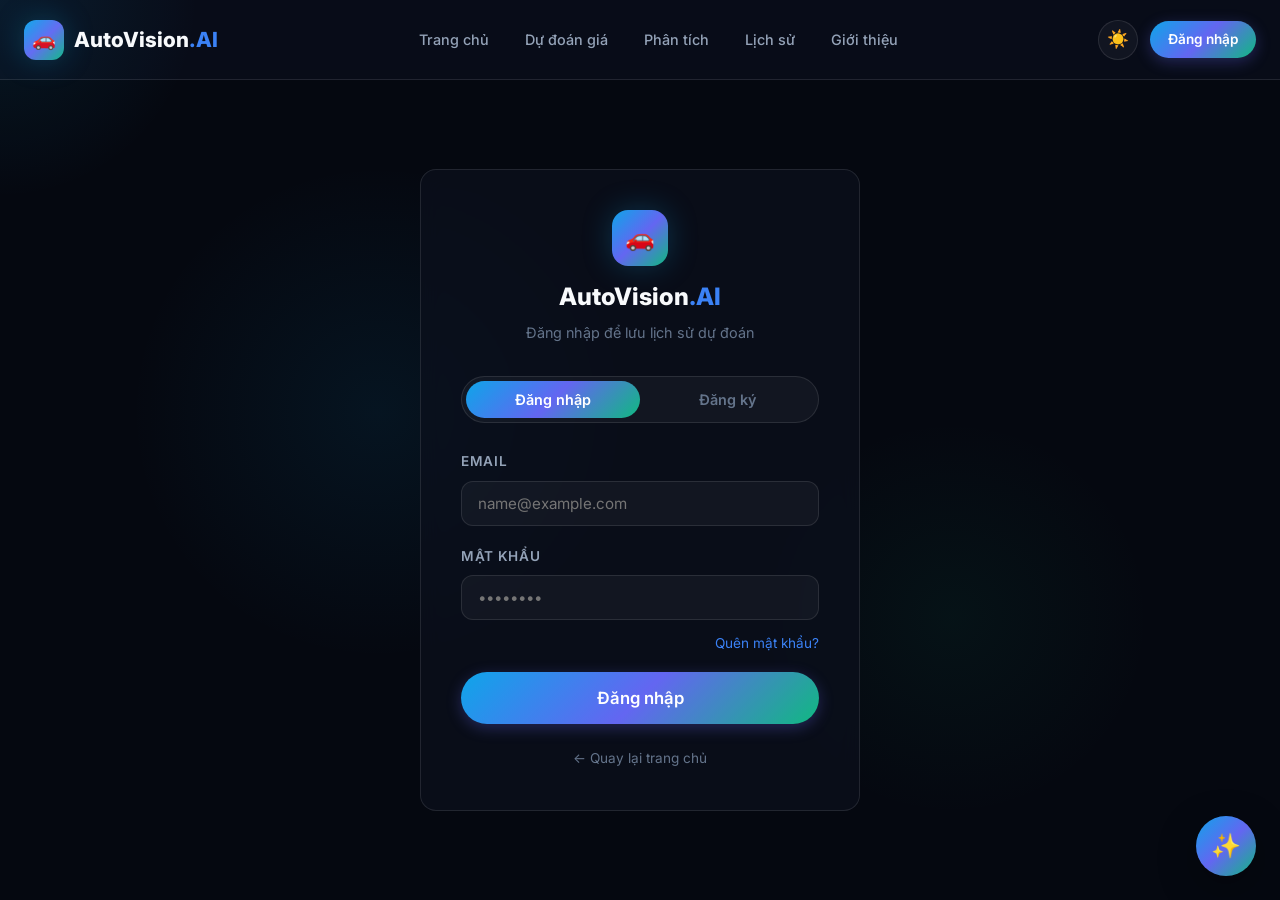
<file: frontend/dang-nhap.html>
<!DOCTYPE html>
<html lang="vi" data-theme="dark">

<head>
    <meta charset="UTF-8">
    <meta name="viewport" content="width=device-width, initial-scale=1.0">
    <meta name="description" content="Đăng nhập hoặc đăng ký tài khoản AutoVision.AI">
    <title>Đăng nhập - AutoVision.AI</title>
    <link rel="stylesheet" href="css/styles.css">
    <link rel="icon"
        href="data:image/svg+xml,<svg xmlns='http://www.w3.org/2000/svg' viewBox='0 0 100 100'><text y='.9em' font-size='90'>🚗</text></svg>">
    <style>
        .auth-page {
            min-height: calc(100vh - var(--nav-height));
            display: flex;
            align-items: center;
            justify-content: center;
            padding: 40px 20px;
            position: relative;
        }

        .auth-page::before {
            content: '';
            position: absolute;
            top: 10%;
            left: 10%;
            width: 500px;
            height: 500px;
            background: radial-gradient(circle, rgba(14, 165, 233, 0.08), transparent 70%);
            border-radius: 50%;
            pointer-events: none;
        }

        .auth-page::after {
            content: '';
            position: absolute;
            bottom: 10%;
            right: 10%;
            width: 400px;
            height: 400px;
            background: radial-gradient(circle, rgba(16, 185, 129, 0.06), transparent 70%);
            border-radius: 50%;
            pointer-events: none;
        }

        .auth-card {
            width: 100%;
            max-width: 440px;
            padding: 40px;
            position: relative;
            z-index: 1;
        }

        .auth-logo {
            text-align: center;
            margin-bottom: 32px;
        }

        .auth-logo .logo-icon {
            width: 56px;
            height: 56px;
            border-radius: var(--radius-lg);
            background: var(--accent-gradient);
            display: flex;
            align-items: center;
            justify-content: center;
            font-size: 1.5rem;
            color: white;
            margin: 0 auto 12px;
            box-shadow: var(--shadow-glow);
            animation: pulse-glow 3s ease-in-out infinite;
        }

        .auth-logo h2 {
            font-size: 1.5rem;
            font-weight: 800;
        }

        .auth-logo p {
            color: var(--text-muted);
            font-size: 0.9rem;
            margin-top: 4px;
        }

        .auth-tabs {
            display: flex;
            margin-bottom: 28px;
            background: var(--bg-glass);
            border-radius: var(--radius-full);
            border: 1px solid var(--border-glass);
            padding: 4px;
        }

        .auth-tab {
            flex: 1;
            padding: 10px;
            text-align: center;
            border-radius: var(--radius-full);
            cursor: pointer;
            font-weight: 600;
            font-size: 0.9rem;
            color: var(--text-muted);
            transition: var(--transition);
            border: none;
            background: transparent;
            font-family: inherit;
        }

        .auth-tab.active {
            background: var(--accent-gradient);
            color: white;
        }

        .auth-form {
            display: none;
        }

        .auth-form.active {
            display: block;
            animation: fadeIn 0.3s ease-out;
        }

        .divider {
            display: flex;
            align-items: center;
            gap: 12px;
            margin: 24px 0;
            color: var(--text-muted);
            font-size: 0.8rem;
        }

        .divider::before,
        .divider::after {
            content: '';
            flex: 1;
            height: 1px;
            background: var(--border-glass);
        }

        .social-btns {
            display: flex;
            gap: 12px;
        }

        .social-btn {
            flex: 1;
            padding: 12px;
            border-radius: var(--radius-md);
            border: 1px solid var(--border-glass);
            background: var(--bg-glass);
            color: var(--text-primary);
            font-family: inherit;
            font-size: 0.9rem;
            font-weight: 500;
            cursor: pointer;
            transition: var(--transition);
            display: flex;
            align-items: center;
            justify-content: center;
            gap: 8px;
        }

        .social-btn:hover {
            border-color: var(--border-hover);
            background: var(--accent-glow);
        }

        .form-checkbox {
            display: flex;
            align-items: center;
            gap: 8px;
            margin: 16px 0;
        }

        .form-checkbox input {
            accent-color: var(--accent-primary);
            width: 16px;
            height: 16px;
        }

        .form-checkbox label {
            font-size: 0.85rem;
            color: var(--text-secondary);
            cursor: pointer;
        }

        .auth-footer {
            text-align: center;
            margin-top: 24px;
            color: var(--text-muted);
            font-size: 0.85rem;
        }
    </style>
</head>

<body>
    <div id="nav-placeholder"></div>

    <main>
        <section class="auth-page">
            <div class="card auth-card glass-panel animate-fade-up">
                <div class="auth-logo">
                    <div class="logo-icon">🚗</div>
                    <h2>AutoVision<span style="color:var(--accent-secondary)">.AI</span></h2>
                    <p>Đăng nhập để lưu lịch sử dự đoán</p>
                </div>

                <!-- Tabs -->
                <div class="auth-tabs">
                    <button class="auth-tab active" onclick="switchTab('login')">Đăng nhập</button>
                    <button class="auth-tab" onclick="switchTab('register')">Đăng ký</button>
                </div>

                <!-- Login Form -->
                <form class="auth-form active" id="loginForm" onsubmit="handleLogin(event)">
                    <div class="form-group">
                        <label class="form-label">Email</label>
                        <input type="email" class="form-input" placeholder="name@example.com" required id="loginEmail">
                    </div>
                    <div class="form-group">
                        <label class="form-label">Mật khẩu</label>
                        <input type="password" class="form-input" placeholder="••••••••" required id="loginPassword">
                    </div>
                    <div class="form-group" style="text-align: right; margin-top: -10px; margin-bottom: 16px;">
                        <a href="#" onclick="switchTab('forgot'); return false;" style="color:var(--accent-secondary); font-size: 0.85rem; text-decoration: none;">Quên mật khẩu?</a>
                    </div>
                    <button type="submit" class="btn btn-primary btn-lg" style="width:100%;">Đăng nhập</button>
                </form>

                <!-- Register Form -->
                <form class="auth-form" id="registerForm" onsubmit="handleRegister(event)">
                    <div class="form-group">
                        <label class="form-label">Họ và tên</label>
                        <input type="text" class="form-input" placeholder="Nguyễn Văn A" required id="registerName">
                    </div>
                    <div class="form-group">
                        <label class="form-label">Email</label>
                        <input type="email" class="form-input" placeholder="name@example.com" required
                            id="registerEmail">
                    </div>
                    <div class="form-group">
                        <label class="form-label">Mật khẩu</label>
                        <input type="password" class="form-input" placeholder="Tối thiểu 6 ký tự" required minlength="6"
                            id="registerPassword">
                    </div>
                    <div class="form-group">
                        <label class="form-label">Xác nhận mật khẩu</label>
                        <input type="password" class="form-input" placeholder="Nhập lại mật khẩu" required
                            id="registerConfirm">
                    </div>
                    <div class="form-checkbox">
                        <input type="checkbox" id="terms" required>
                        <label for="terms">Tôi đồng ý với <a href="#" style="color:var(--accent-secondary)">Điều khoản
                                sử dụng</a></label>
                    </div>
                    <button type="submit" class="btn btn-primary btn-lg" style="width:100%;">Tạo tài khoản</button>
                </form>

                <!-- Forgot Password Form -->
                <form class="auth-form" id="forgotForm" onsubmit="handleForgotPassword(event)">
                    
                    <!-- Bước 1: Nhập Email -->
                    <div id="stepEmail">
                        <p style="color:var(--text-secondary); font-size: 0.9rem; margin-bottom: 20px; text-align: center;">
                            Nhập email của bạn để nhận mã OTP đặt lại mật khẩu.
                        </p>
                        <div class="form-group">
                            <label class="form-label">Email</label>
                            <input type="email" class="form-input" placeholder="name@example.com" id="forgotEmail">
                        </div>
                    </div>
                    
                    <!-- Bước 2: Nhập OTP -->
                    <div id="stepOtp" style="display: none;">
                        <p style="color:var(--text-secondary); font-size: 0.9rem; margin-bottom: 20px; text-align: center;">
                            Mã OTP đã được gửi đến email của bạn. Vui lòng nhập để xác thực.
                        </p>
                        <div class="form-group">
                            <label class="form-label">Mã OTP (6 chữ số)</label>
                            <input type="text" class="form-input" placeholder="Nhập mã OTP" id="forgotOtp" maxlength="6">
                        </div>
                        <div class="form-group" style="text-align: right; margin-top: -10px; margin-bottom: 16px;">
                             <button type="button" id="btnResendOtp" onclick="sendOtp()" style="background:none; border:none; color:var(--accent-secondary); font-size:0.85rem; cursor:pointer; padding:0;">Gửi lại OTP</button>
                        </div>
                    </div>

                    <!-- Bước 3: Đặt lại mật khẩu -->
                    <div id="stepPassword" style="display: none;">
                        <p style="color:var(--text-secondary); font-size: 0.9rem; margin-bottom: 20px; text-align: center;">
                            Xác thực thành công. Vui lòng nhập mật khẩu mới.
                        </p>
                        <div class="form-group">
                            <label class="form-label">Mật khẩu mới</label>
                            <input type="password" class="form-input" placeholder="Mật khẩu mới (Tối thiểu 6 ký tự)" id="forgotNewPassword" minlength="6">
                        </div>
                        <div class="form-group">
                            <label class="form-label">Xác nhận mật khẩu</label>
                            <input type="password" class="form-input" placeholder="Nhập lại mật khẩu" id="forgotConfirmPassword" minlength="6">
                        </div>
                    </div>

                    <button type="submit" class="btn btn-primary btn-lg" style="width:100%;" id="btnForgotSubmit">Nhận mã OTP</button>
                    
                    <div style="text-align: center; margin-top: 16px;">
                        <a href="#" onclick="switchTab('login'); return false;" style="color:var(--text-muted); font-size: 0.85rem; text-decoration: none;">Quay lại đăng nhập</a>
                    </div>
                </form>

                <div class="auth-footer">
                    <a href="index.html" style="color:var(--text-muted);">← Quay lại trang chủ</a>
                </div>
            </div>
        </section>
    </main>

    <script src="js/components.js"></script>
    <script>
        function switchTab(tab) {
            document.querySelectorAll('.auth-tab').forEach(t => t.classList.remove('active'));
            document.querySelectorAll('.auth-form').forEach(f => f.classList.remove('active'));

            if (tab === 'login') {
                document.querySelectorAll('.auth-tab')[0].classList.add('active');
                document.getElementById('loginForm').classList.add('active');
            } else if (tab === 'register') {
                document.querySelectorAll('.auth-tab')[1].classList.add('active');
                document.getElementById('registerForm').classList.add('active');
            } else if (tab === 'forgot') {
                document.querySelectorAll('.auth-tab').forEach(t => t.classList.remove('active')); // Ẩn active tab
                document.getElementById('forgotForm').classList.add('active');
                resetForgotForm();
            }
        }

        let otpTimer;
        let otpCountdown = 0;
        let forgotStep = 1; // 1: Email, 2: OTP, 3: Password

        function resetForgotForm() {
            document.getElementById('forgotEmail').value = '';
            document.getElementById('forgotOtp').value = '';
            document.getElementById('forgotNewPassword').value = '';
            document.getElementById('forgotConfirmPassword').value = '';
            
            document.getElementById('stepEmail').style.display = 'block';
            document.getElementById('stepOtp').style.display = 'none';
            document.getElementById('stepPassword').style.display = 'none';
            document.getElementById('btnForgotSubmit').textContent = 'Nhận mã OTP';
            
            clearInterval(otpTimer);
            document.getElementById('btnResendOtp').textContent = 'Gửi lại OTP';
            document.getElementById('btnResendOtp').disabled = false;
            otpCountdown = 0;
            forgotStep = 1;
        }

        async function handleLogin(e) {
            e.preventDefault();
            const email = document.getElementById('loginEmail').value;
            const password = document.getElementById('loginPassword').value;
            const btn = e.target.querySelector('button[type="submit"]');

            btn.disabled = true;
            btn.textContent = 'Đang xử lý...';

            try {
                const response = await fetch(`${API_BASE}/login`, {
                    method: 'POST',
                    headers: { 'Content-Type': 'application/json' },
                    body: JSON.stringify({ email, password })
                });

                const data = await response.json();

                if (response.ok) {
                    localStorage.setItem('user', JSON.stringify(data));
                    window.location.href = 'index.html';
                } else {
                    alert('❌ Lỗi: ' + (data.error || 'Email hoặc mật khẩu không đúng'));
                }
            } catch (err) {
                alert('❌ Lỗi kết nối tới máy chủ!');
            } finally {
                btn.disabled = false;
                btn.textContent = 'Đăng nhập';
            }
        }

        async function handleRegister(e) {
            e.preventDefault();
            const password = document.getElementById('registerPassword').value;
            const confirm = document.getElementById('registerConfirm').value;

            if (password !== confirm) {
                alert('❌ Mật khẩu xác nhận không khớp!');
                return;
            }

            const name = document.getElementById('registerName').value;
            const email = document.getElementById('registerEmail').value;
            const btn = e.target.querySelector('button[type="submit"]');

            btn.disabled = true;
            btn.textContent = 'Đang xử lý...';

            try {
                const response = await fetch(`${API_BASE}/register`, {
                    method: 'POST',
                    headers: { 'Content-Type': 'application/json' },
                    body: JSON.stringify({ email, password, name })
                });

                const data = await response.json();

                if (response.ok) {
                    localStorage.setItem('user', JSON.stringify(data));
                    alert('✅ Đăng ký thành công!');
                    window.location.href = 'index.html';
                } else {
                    alert('❌ Lỗi: ' + (data.error || 'Không thể đăng ký'));
                }
            } catch (err) {
                alert('❌ Lỗi kết nối tới máy chủ!');
            } finally {
                btn.disabled = false;
                btn.textContent = 'Tạo tài khoản';
            }
        }

        async function handleForgotPassword(e) {
            e.preventDefault();
            
            if (forgotStep === 1) {
                await sendOtp();
            } else if (forgotStep === 2) {
                await verifyOtp();
            } else if (forgotStep === 3) {
                await resetPassword();
            }
        }

        async function sendOtp() {
            const email = document.getElementById('forgotEmail').value;
            if (!email) {
                alert('Vui lòng nhập email');
                return;
            }

            const btn = document.getElementById('btnForgotSubmit');
            const resendBtn = document.getElementById('btnResendOtp');
            
            btn.disabled = true;
            btn.textContent = 'Đang gửi...';
            if(forgotStep === 2) {
                resendBtn.disabled = true;
                resendBtn.textContent = 'Đang gửi...';
            }

            try {
                const response = await fetch(`${API_BASE}/forgot-password`, {
                    method: 'POST',
                    headers: { 'Content-Type': 'application/json' },
                    body: JSON.stringify({ email })
                });

                const data = await response.json();

                if (response.ok) {
                    alert('✅ Mã OTP đã được gửi đến email của bạn!');
                    
                    // Chuyển sang bước 2
                    forgotStep = 2;
                    document.getElementById('stepEmail').style.display = 'none';
                    document.getElementById('stepOtp').style.display = 'block';
                    btn.textContent = 'Xác nhận OTP';
                    btn.disabled = false;
                    
                    // Xử lý đếm ngược
                    otpCountdown = 60;
                    resendBtn.disabled = true;
                    
                    clearInterval(otpTimer);
                    otpTimer = setInterval(() => {
                        otpCountdown--;
                        if (otpCountdown <= 0) {
                            clearInterval(otpTimer);
                            resendBtn.textContent = 'Gửi lại OTP';
                            resendBtn.disabled = false;
                        } else {
                            resendBtn.textContent = `Gửi lại OTP (${otpCountdown}s)`;
                        }
                    }, 1000);

                } else {
                    alert('❌ Lỗi: ' + (data.error || 'Không thể gửi OTP'));
                    btn.textContent = forgotStep === 1 ? 'Nhận mã OTP' : 'Xác nhận OTP';
                    btn.disabled = false;
                    if(forgotStep === 2) resendBtn.disabled = false;
                }
            } catch (err) {
                alert('❌ Lỗi kết nối tới máy chủ!');
                btn.textContent = forgotStep === 1 ? 'Nhận mã OTP' : 'Xác nhận OTP';
                btn.disabled = false;
                if(forgotStep === 2) resendBtn.disabled = false;
            }
        }

        async function verifyOtp() {
            const email = document.getElementById('forgotEmail').value;
            const otp = document.getElementById('forgotOtp').value;

            if (!otp) {
                alert('Vui lòng nhập mã OTP');
                return;
            }

            const btn = document.getElementById('btnForgotSubmit');
            btn.disabled = true;
            btn.textContent = 'Đang xác thực...';

            try {
                const response = await fetch(`${API_BASE}/verify-otp`, {
                    method: 'POST',
                    headers: { 'Content-Type': 'application/json' },
                    body: JSON.stringify({ email, otp })
                });

                const data = await response.json();

                if (response.ok) {
                    // Chuyển sang bước 3: Đặt lại mật khẩu
                    forgotStep = 3;
                    document.getElementById('stepOtp').style.display = 'none';
                    document.getElementById('stepPassword').style.display = 'block';
                    btn.textContent = 'Đổi mật khẩu';
                    clearInterval(otpTimer);
                } else {
                    alert('❌ Lỗi: ' + (data.error || 'Mã OTP không đúng'));
                    btn.textContent = 'Xác nhận OTP';
                }
            } catch (err) {
                alert('❌ Lỗi kết nối tới máy chủ!');
                btn.textContent = 'Xác nhận OTP';
            } finally {
                btn.disabled = false;
            }
        }

        async function resetPassword() {
            const email = document.getElementById('forgotEmail').value;
            const newPassword = document.getElementById('forgotNewPassword').value;
            const confirmNewPassword = document.getElementById('forgotConfirmPassword').value;

            if (!newPassword || !confirmNewPassword) {
                alert('Vui lòng nhập đầy đủ mật khẩu mới');
                return;
            }
            if (newPassword.length < 6) {
                alert('Mật khẩu mới phải có tối thiểu 6 ký tự');
                return;
            }
            if (newPassword !== confirmNewPassword) {
                alert('Mật khẩu xác nhận không khớp');
                return;
            }

            const btn = document.getElementById('btnForgotSubmit');
            btn.disabled = true;
            btn.textContent = 'Đang xử lý...';

            try {
                const response = await fetch(`${API_BASE}/reset-password`, {
                    method: 'POST',
                    headers: { 'Content-Type': 'application/json' },
                    body: JSON.stringify({ email, new_password: newPassword })
                });

                const data = await response.json();

                if (response.ok) {
                    alert('✅ Đặt lại mật khẩu thành công! Bạn có thể đăng nhập bằng mật khẩu mới.');
                    switchTab('login');
                } else {
                    alert('❌ Lỗi: ' + (data.error || 'Không thể đặt lại mật khẩu'));
                    btn.textContent = 'Đổi mật khẩu';
                    btn.disabled = false;
                }
            } catch (err) {
                alert('❌ Lỗi kết nối tới máy chủ!');
                btn.textContent = 'Đổi mật khẩu';
                btn.disabled = false;
            }
        }
    </script>
</body>

</html>
</file>
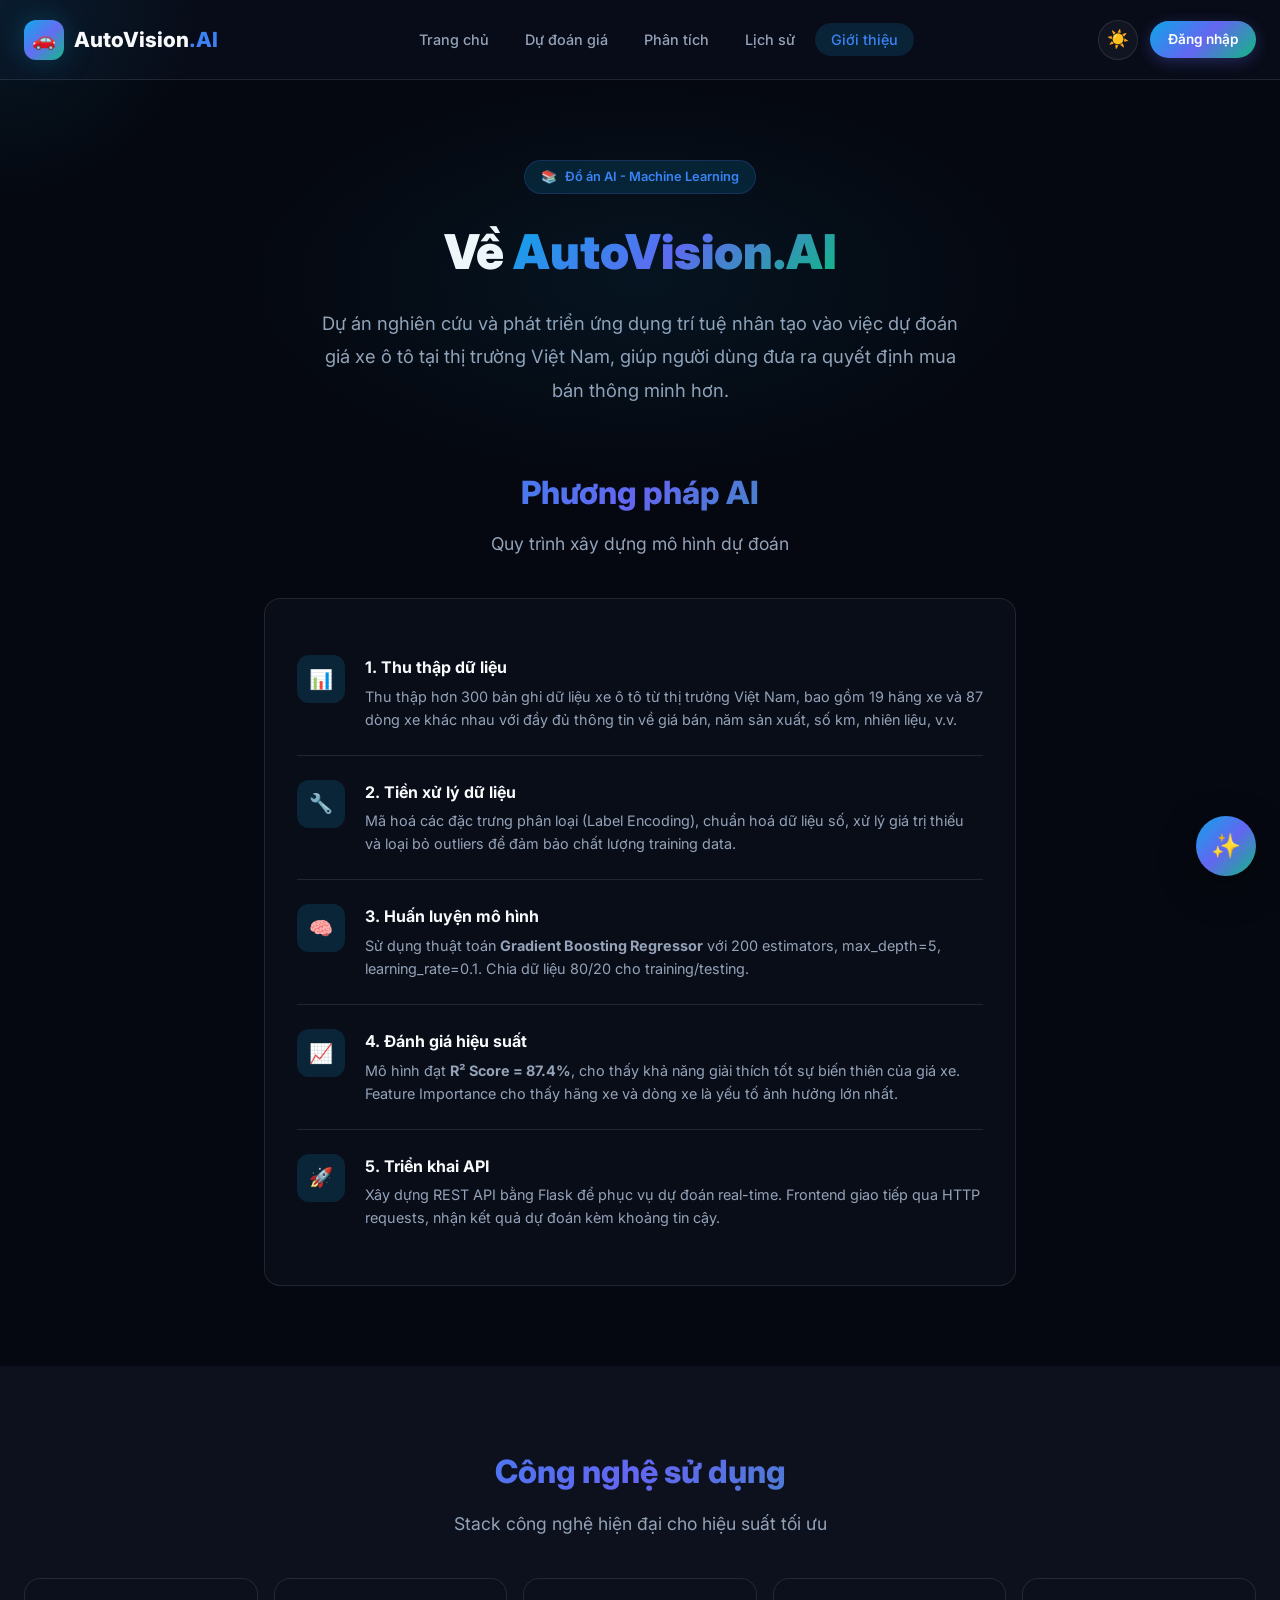
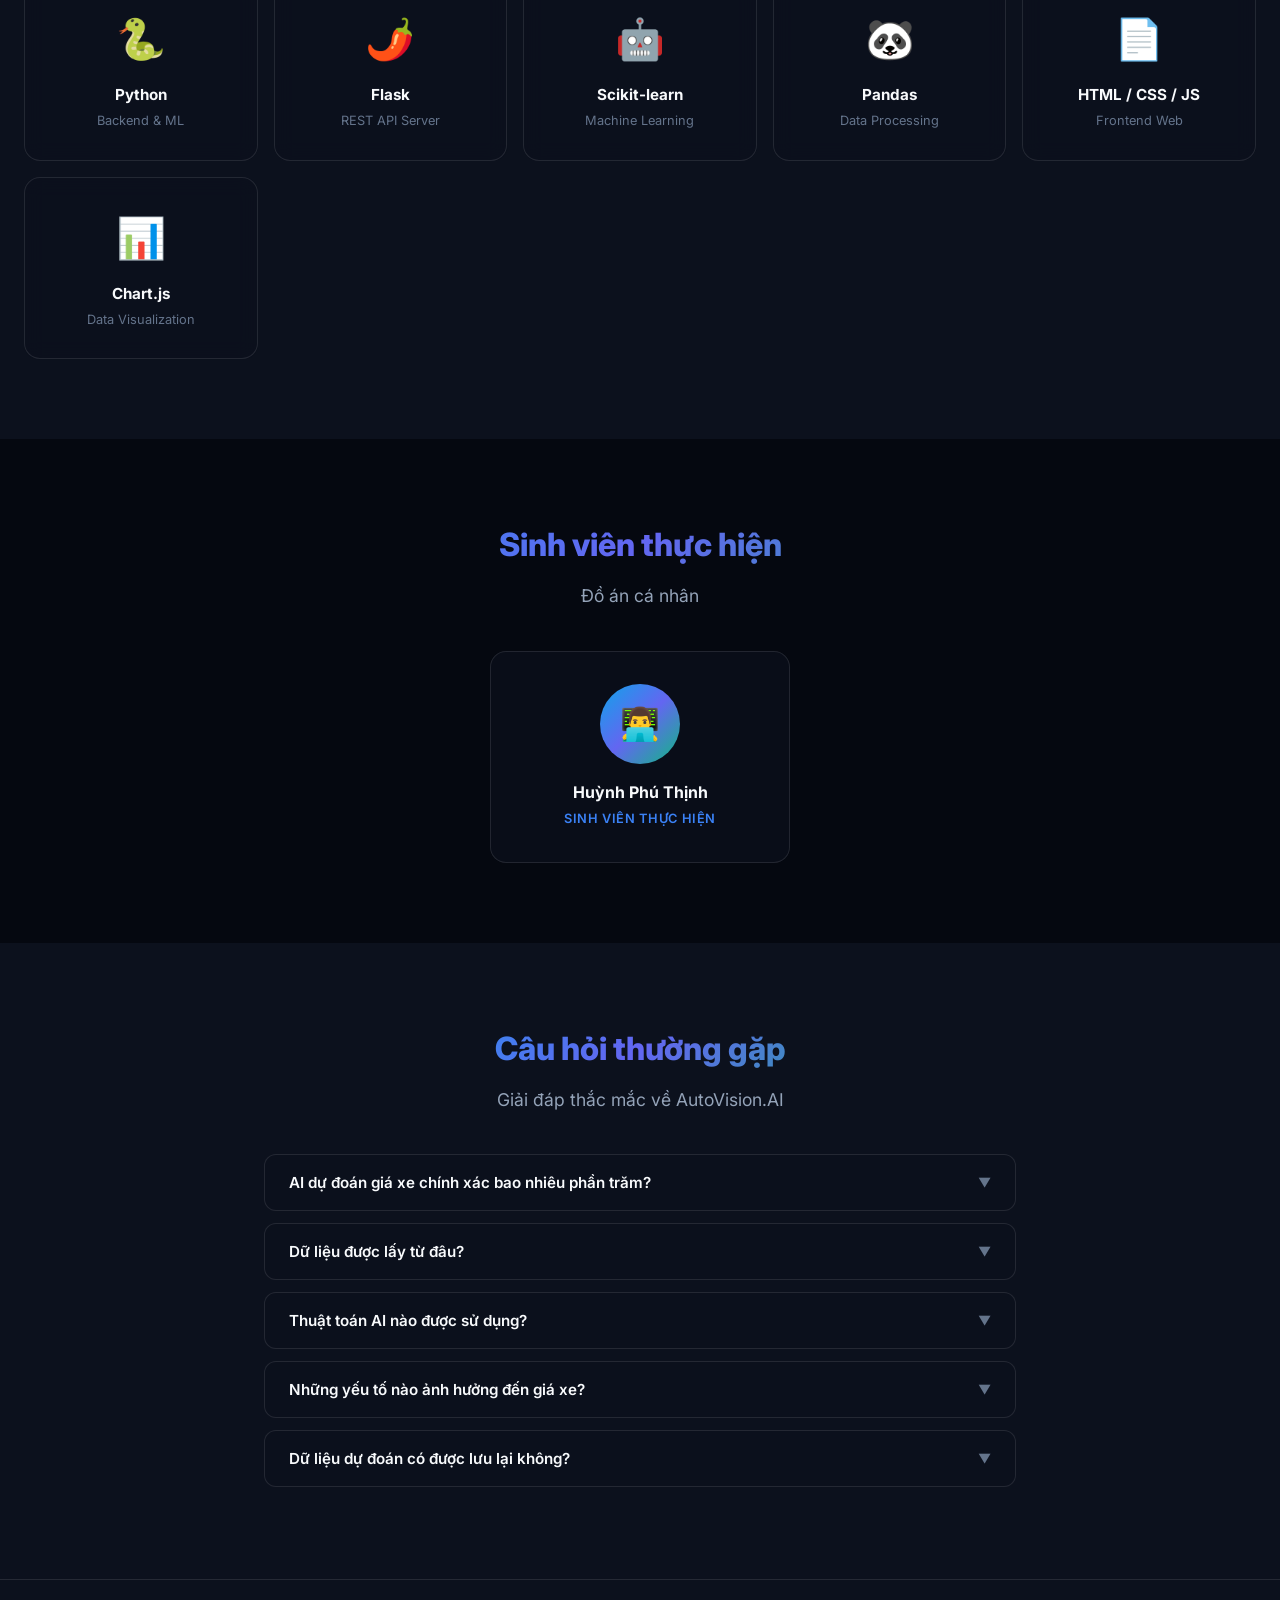
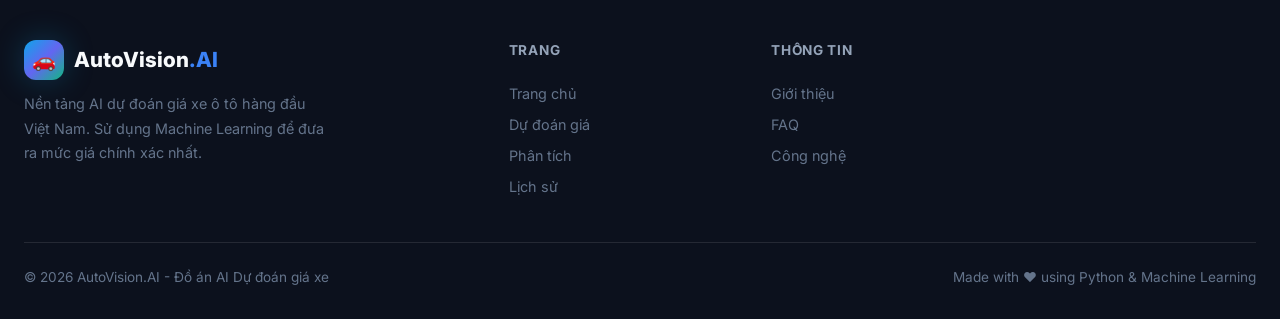
<file: frontend/gioi-thieu.html>
<!DOCTYPE html>
<html lang="vi" data-theme="dark">

<head>
    <meta charset="UTF-8">
    <meta name="viewport" content="width=device-width, initial-scale=1.0">
    <meta name="description" content="Giới thiệu về dự án AutoVision.AI - AI dự đoán giá xe ô tô Việt Nam">
    <title>Giới thiệu - AutoVision.AI</title>
    <link rel="stylesheet" href="css/styles.css">
    <link rel="icon"
        href="data:image/svg+xml,<svg xmlns='http://www.w3.org/2000/svg' viewBox='0 0 100 100'><text y='.9em' font-size='90'>🚗</text></svg>">
    <style>
        .about-hero {
            text-align: center;
            padding: 80px 0 60px;
            position: relative;
        }

        .about-hero::before {
            content: '';
            position: absolute;
            top: 0;
            left: 50%;
            transform: translateX(-50%);
            width: 800px;
            height: 400px;
            background: radial-gradient(ellipse, rgba(14, 165, 233, 0.08), transparent 70%);
            pointer-events: none;
        }

        .about-hero h1 {
            font-size: 3rem;
            font-weight: 900;
            margin-bottom: 16px;
        }

        .about-hero p {
            color: var(--text-secondary);
            font-size: 1.15rem;
            max-width: 650px;
            margin: 0 auto;
            line-height: 1.8;
        }

        .milestone {
            display: flex;
            gap: 20px;
            padding: 24px 0;
            border-bottom: 1px solid var(--border-glass);
        }

        .milestone:last-child {
            border: none;
        }

        .milestone-icon {
            width: 48px;
            height: 48px;
            border-radius: var(--radius-md);
            background: var(--accent-glow);
            display: flex;
            align-items: center;
            justify-content: center;
            font-size: 1.2rem;
            flex-shrink: 0;
        }

        .milestone h4 {
            font-weight: 700;
            margin-bottom: 4px;
        }

        .milestone p {
            color: var(--text-secondary);
            font-size: 0.9rem;
            line-height: 1.6;
        }

        .tech-grid {
            display: grid;
            grid-template-columns: repeat(auto-fill, minmax(200px, 1fr));
            gap: 16px;
        }

        .tech-item {
            text-align: center;
            padding: 28px 16px;
        }

        .tech-item .icon {
            font-size: 2.5rem;
            margin-bottom: 12px;
        }

        .tech-item h4 {
            font-weight: 700;
            margin-bottom: 4px;
            font-size: 0.95rem;
        }

        .tech-item p {
            color: var(--text-muted);
            font-size: 0.8rem;
        }

        .faq-item {
            margin-bottom: 12px;
        }

        .faq-q {
            width: 100%;
            text-align: left;
            padding: 18px 24px;
            background: var(--bg-card);
            border: 1px solid var(--border-glass);
            border-radius: var(--radius-md);
            color: var(--text-primary);
            font-family: inherit;
            font-size: 0.95rem;
            font-weight: 600;
            cursor: pointer;
            transition: var(--transition);
            display: flex;
            justify-content: space-between;
            align-items: center;
        }

        .faq-q:hover {
            border-color: var(--border-hover);
        }

        .faq-q .arrow {
            transition: var(--transition);
            font-size: 0.8rem;
            color: var(--text-muted);
        }

        .faq-q.open .arrow {
            transform: rotate(180deg);
        }

        .faq-a {
            max-height: 0;
            overflow: hidden;
            transition: max-height 0.3s ease-out;
        }

        .faq-a-inner {
            padding: 16px 24px;
            color: var(--text-secondary);
            font-size: 0.9rem;
            line-height: 1.7;
        }

        .faq-q.open+.faq-a {
            max-height: 300px;
        }

        .team-grid {
            display: grid;
            grid-template-columns: repeat(auto-fill, minmax(220px, 1fr));
            gap: 20px;
        }

        .team-card {
            text-align: center;
            padding: 32px 20px;
        }

        .team-avatar {
            width: 80px;
            height: 80px;
            border-radius: var(--radius-full);
            background: var(--accent-gradient);
            margin: 0 auto 16px;
            display: flex;
            align-items: center;
            justify-content: center;
            font-size: 2rem;
            color: white;
        }

        .team-name {
            font-weight: 700;
            font-size: 1rem;
            margin-bottom: 4px;
        }

        .team-role {
            color: var(--accent-secondary);
            font-size: 0.8rem;
            font-weight: 600;
            text-transform: uppercase;
            letter-spacing: 0.05em;
        }
    </style>
</head>

<body>
    <div id="nav-placeholder"></div>

    <main>
        <!-- About Hero -->
        <section class="about-hero">
            <div class="container">
                <div class="hero-badge" style="margin-bottom:20px;">
                    <span>📚</span> Đồ án AI - Machine Learning
                </div>
                <h1>Về <span
                        style="background:var(--accent-gradient);-webkit-background-clip:text;-webkit-text-fill-color:transparent;background-clip:text;">AutoVision.AI</span>
                </h1>
                <p>Dự án nghiên cứu và phát triển ứng dụng trí tuệ nhân tạo vào việc dự đoán giá xe ô tô tại thị trường
                    Việt Nam, giúp người dùng đưa ra quyết định mua bán thông minh hơn.</p>
            </div>
        </section>

        <!-- Methodology -->
        <section class="section reveal" style="padding-top:0;">
            <div class="container" style="max-width:800px;">
                <h2 class="section-title" style="text-align:center;">Phương pháp AI</h2>
                <p class="section-subtitle" style="text-align:center; margin:0 auto 40px;">Quy trình xây dựng mô hình dự
                    đoán</p>

                <div class="card glass-panel" style="padding:32px">
                    <div class="milestone">
                        <div class="milestone-icon">📊</div>
                        <div>
                            <h4>1. Thu thập dữ liệu</h4>
                            <p>Thu thập hơn 300 bản ghi dữ liệu xe ô tô từ thị trường Việt Nam, bao gồm 19 hãng xe và 87
                                dòng xe khác nhau với đầy đủ thông tin về giá bán, năm sản xuất, số km, nhiên liệu, v.v.
                            </p>
                        </div>
                    </div>
                    <div class="milestone">
                        <div class="milestone-icon">🔧</div>
                        <div>
                            <h4>2. Tiền xử lý dữ liệu</h4>
                            <p>Mã hoá các đặc trưng phân loại (Label Encoding), chuẩn hoá dữ liệu số, xử lý giá trị
                                thiếu và loại bỏ outliers để đảm bảo chất lượng training data.</p>
                        </div>
                    </div>
                    <div class="milestone">
                        <div class="milestone-icon">🧠</div>
                        <div>
                            <h4>3. Huấn luyện mô hình</h4>
                            <p>Sử dụng thuật toán <strong>Gradient Boosting Regressor</strong> với 200 estimators,
                                max_depth=5, learning_rate=0.1. Chia dữ liệu 80/20 cho training/testing.</p>
                        </div>
                    </div>
                    <div class="milestone">
                        <div class="milestone-icon">📈</div>
                        <div>
                            <h4>4. Đánh giá hiệu suất</h4>
                            <p>Mô hình đạt <strong>R² Score = 87.4%</strong>, cho thấy khả năng giải thích tốt sự biến
                                thiên của giá xe. Feature Importance cho thấy hãng xe và dòng xe là yếu tố ảnh hưởng lớn
                                nhất.</p>
                        </div>
                    </div>
                    <div class="milestone">
                        <div class="milestone-icon">🚀</div>
                        <div>
                            <h4>5. Triển khai API</h4>
                            <p>Xây dựng REST API bằng Flask để phục vụ dự đoán real-time. Frontend giao tiếp qua HTTP
                                requests, nhận kết quả dự đoán kèm khoảng tin cậy.</p>
                        </div>
                    </div>
                </div>
            </div>
        </section>

        <!-- Tech Stack -->
        <section class="section reveal" id="tech" style="background:var(--bg-secondary);">
            <div class="container">
                <h2 class="section-title" style="text-align:center;">Công nghệ sử dụng</h2>
                <p class="section-subtitle" style="text-align:center; margin:0 auto 40px;">Stack công nghệ hiện đại cho
                    hiệu suất tối ưu</p>

                <div class="tech-grid stagger">
                    <div class="card tech-item glass-panel premium-hover">
                        <div class="icon">🐍</div>
                        <h4>Python</h4>
                        <p>Backend & ML</p>
                    </div>
                    <div class="card tech-item glass-panel premium-hover">
                        <div class="icon">🌶️</div>
                        <h4>Flask</h4>
                        <p>REST API Server</p>
                    </div>
                    <div class="card tech-item glass-panel premium-hover">
                        <div class="icon">🤖</div>
                        <h4>Scikit-learn</h4>
                        <p>Machine Learning</p>
                    </div>
                    <div class="card tech-item glass-panel premium-hover">
                        <div class="icon">🐼</div>
                        <h4>Pandas</h4>
                        <p>Data Processing</p>
                    </div>
                    <div class="card tech-item glass-panel premium-hover">
                        <div class="icon">📄</div>
                        <h4>HTML / CSS / JS</h4>
                        <p>Frontend Web</p>
                    </div>
                    <div class="card tech-item glass-panel premium-hover">
                        <div class="icon">📊</div>
                        <h4>Chart.js</h4>
                        <p>Data Visualization</p>
                    </div>
                </div>
            </div>
        </section>

        <!-- Team -->
        <section class="section reveal">
            <div class="container">
                <h2 class="section-title" style="text-align:center;">Sinh viên thực hiện</h2>
                <p class="section-subtitle" style="text-align:center; margin:0 auto 40px;">Đồ án cá nhân</p>

                <div class="team-grid stagger" style="display: flex; justify-content: center;">
                    <div class="card team-card" style="max-width: 300px; width: 100%;">
                        <div class="team-avatar">👨‍💻</div>
                        <div class="team-name">Huỳnh Phú Thịnh</div>
                        <div class="team-role">Sinh viên thực hiện</div>
                    </div>
                </div>
            </div>
        </section>

        <!-- FAQ -->
        <section class="section reveal" id="faq" style="background:var(--bg-secondary);">
            <div class="container" style="max-width:800px;">
                <h2 class="section-title" style="text-align:center;">Câu hỏi thường gặp</h2>
                <p class="section-subtitle" style="text-align:center; margin:0 auto 40px;">Giải đáp thắc mắc về
                    AutoVision.AI</p>

                <div class="faq-item">
                    <button class="faq-q" onclick="toggleFaq(this)">
                        AI dự đoán giá xe chính xác bao nhiêu phần trăm?
                        <span class="arrow">▼</span>
                    </button>
                    <div class="faq-a">
                        <div class="faq-a-inner">
                            Mô hình AI của chúng tôi đạt độ chính xác R² Score = 87.4%, nghĩa là có thể giải thích 87.4%
                            sự biến thiên của giá xe. Đây là mức chính xác khá tốt cho dự đoán giá trên dữ liệu thực tế.
                        </div>
                    </div>
                </div>
                <div class="faq-item">
                    <button class="faq-q" onclick="toggleFaq(this)">
                        Dữ liệu được lấy từ đâu?
                        <span class="arrow">▼</span>
                    </button>
                    <div class="faq-a">
                        <div class="faq-a-inner">
                            Dữ liệu được thu thập và tổng hợp từ thị trường xe ô tô Việt Nam, bao gồm giá bán thực tế,
                            thông số kỹ thuật và thông tin từ các sàn giao dịch xe second-hand uy tín, với hơn 300 bản
                            ghi từ 19 hãng xe.
                        </div>
                    </div>
                </div>
                <div class="faq-item">
                    <button class="faq-q" onclick="toggleFaq(this)">
                        Thuật toán AI nào được sử dụng?
                        <span class="arrow">▼</span>
                    </button>
                    <div class="faq-a">
                        <div class="faq-a-inner">
                            Chúng tôi sử dụng Gradient Boosting Regressor từ thư viện Scikit-learn. Đây là thuật toán
                            ensemble learning mạnh mẽ, kết hợp nhiều cây quyết định yếu để tạo thành mô hình dự đoán
                            chính xác.
                        </div>
                    </div>
                </div>
                <div class="faq-item">
                    <button class="faq-q" onclick="toggleFaq(this)">
                        Những yếu tố nào ảnh hưởng đến giá xe?
                        <span class="arrow">▼</span>
                    </button>
                    <div class="faq-a">
                        <div class="faq-a-inner">
                            Theo phân tích Feature Importance: Hãng xe (39.3%) và Dòng xe (28.9%) là hai yếu tố quan
                            trọng nhất. Tiếp theo là Xuất xứ (16%), Số km đã đi (8%), Nhiên liệu (4.7%), Hộp số (2.2%),
                            và Năm sản xuất (0.9%).
                        </div>
                    </div>
                </div>
                <div class="faq-item">
                    <button class="faq-q" onclick="toggleFaq(this)">
                        Dữ liệu dự đoán có được lưu lại không?
                        <span class="arrow">▼</span>
                    </button>
                    <div class="faq-a">
                        <div class="faq-a-inner">
                            Có, các kết quả dự đoán được lưu trong trình duyệt (localStorage) của bạn. Bạn có thể xem
                            lại tại trang "Lịch sử" hoặc xuất ra file CSV. Dữ liệu hoàn toàn riêng tư và không gửi lên
                            server.
                        </div>
                    </div>
                </div>
            </div>
        </section>
    </main>

    <div id="footer-placeholder"></div>

    <script src="js/components.js"></script>
    <script>
        function toggleFaq(btn) {
            const wasOpen = btn.classList.contains('open');
            // Close all
            document.querySelectorAll('.faq-q').forEach(q => q.classList.remove('open'));
            // Toggle clicked
            if (!wasOpen) btn.classList.add('open');
        }
    </script>
</body>

</html>
</file>
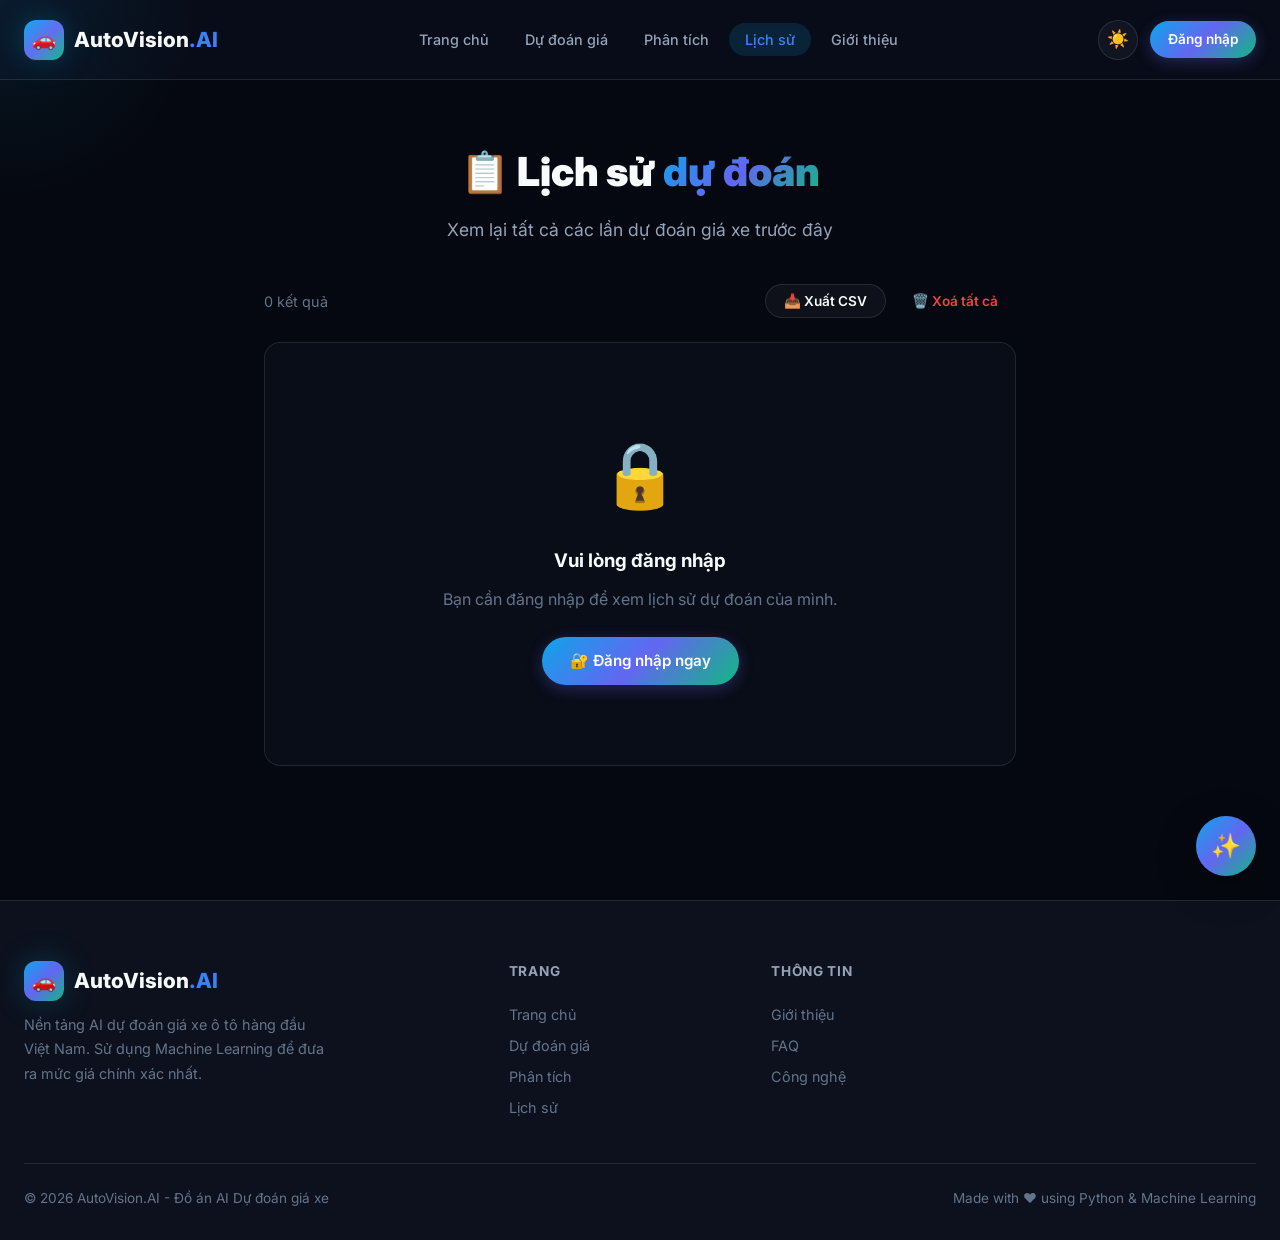
<file: frontend/lich-su.html>
<!DOCTYPE html>
<html lang="vi" data-theme="dark">

<head>
    <meta charset="UTF-8">
    <meta name="viewport" content="width=device-width, initial-scale=1.0">
    <meta name="description" content="Lịch sử dự đoán giá xe - Xem lại các lần dự đoán trước">
    <title>Lịch sử dự đoán - AutoVision.AI</title>
    <link rel="stylesheet" href="css/styles.css">
    <link rel="icon"
        href="data:image/svg+xml,<svg xmlns='http://www.w3.org/2000/svg' viewBox='0 0 100 100'><text y='.9em' font-size='90'>🚗</text></svg>">
    <style>
        .history-actions {
            display: flex;
            justify-content: space-between;
            align-items: center;
            margin-bottom: 24px;
            flex-wrap: wrap;
            gap: 12px;
        }

        .history-count {
            color: var(--text-muted);
            font-size: 0.9rem;
        }

        .history-card {
            display: flex;
            align-items: center;
            padding: 20px 24px;
            gap: 20px;
            margin-bottom: 12px;
            cursor: pointer;
        }

        .history-card:hover {
            transform: translateX(4px);
        }

        .history-icon {
            width: 48px;
            height: 48px;
            border-radius: var(--radius-md);
            background: var(--accent-glow);
            display: flex;
            align-items: center;
            justify-content: center;
            font-size: 1.3rem;
            flex-shrink: 0;
        }

        .history-info {
            flex: 1;
            min-width: 0;
        }

        .history-title {
            font-weight: 700;
            font-size: 1rem;
            margin-bottom: 4px;
            white-space: nowrap;
            overflow: hidden;
            text-overflow: ellipsis;
        }

        .history-meta {
            display: flex;
            gap: 16px;
            color: var(--text-muted);
            font-size: 0.8rem;
            flex-wrap: wrap;
        }

        .history-price {
            text-align: right;
            flex-shrink: 0;
        }

        .history-price-value {
            font-size: 1.2rem;
            font-weight: 800;
            background: var(--accent-gradient);
            -webkit-background-clip: text;
            -webkit-text-fill-color: transparent;
            background-clip: text;
        }

        .history-price-label {
            color: var(--text-muted);
            font-size: 0.75rem;
        }

        .empty-state {
            text-align: center;
            padding: 80px 20px;
        }

        .empty-state .icon {
            font-size: 4rem;
            margin-bottom: 20px;
        }

        .detail-modal {
            display: none;
            position: fixed;
            top: 0;
            left: 0;
            right: 0;
            bottom: 0;
            background: rgba(0, 0, 0, 0.6);
            backdrop-filter: blur(8px);
            z-index: 2000;
            align-items: center;
            justify-content: center;
            padding: 20px;
        }

        .detail-modal.open {
            display: flex;
        }

        .modal-content {
            background: var(--bg-secondary);
            border: 1px solid var(--border-glass);
            border-radius: var(--radius-xl);
            max-width: 500px;
            width: 100%;
            padding: 32px;
            animation: fadeInUp 0.3s ease-out;
            max-height: 90vh;
            overflow-y: auto;
        }

        .modal-header {
            display: flex;
            justify-content: space-between;
            align-items: center;
            margin-bottom: 24px;
        }

        .modal-close {
            width: 36px;
            height: 36px;
            border-radius: var(--radius-full);
            border: 1px solid var(--border-glass);
            background: transparent;
            color: var(--text-secondary);
            cursor: pointer;
            display: flex;
            align-items: center;
            justify-content: center;
            font-size: 1.2rem;
        }

        .modal-close:hover {
            color: var(--text-primary);
            border-color: var(--border-hover);
        }

        .detail-row {
            display: flex;
            justify-content: space-between;
            padding: 10px 0;
            border-bottom: 1px solid var(--border-glass);
            font-size: 0.9rem;
        }

        .detail-row:last-child {
            border: none;
        }

        @media (max-width: 768px) {
            .history-card {
                flex-wrap: wrap;
            }

            .history-price {
                width: 100%;
                text-align: left;
                margin-top: 8px;
            }
        }
    </style>
</head>

<body>
    <div id="nav-placeholder"></div>

    <main>
        <section class="page-header">
            <h1>📋 Lịch sử <span>dự đoán</span></h1>
            <p>Xem lại tất cả các lần dự đoán giá xe trước đây</p>
        </section>

        <section class="section" style="padding-top: 0;">
            <div class="container" style="max-width: 800px;">
                <div class="history-actions">
                    <span class="history-count" id="historyCount">0 kết quả</span>
                    <div style="display:flex; gap:8px;">
                        <button class="btn btn-secondary btn-sm" onclick="exportCSV()">📥 Xuất CSV</button>
                        <button class="btn btn-ghost btn-sm" onclick="confirmClear()" style="color:var(--error);">🗑️
                            Xoá tất cả</button>
                    </div>
                </div>

                <div id="historyList"></div>
            </div>
        </section>
    </main>

    <!-- Detail Modal -->
    <div class="detail-modal" id="detailModal">
        <div class="modal-content">
            <div class="modal-header">
                <h3 style="font-weight:700;">📋 Chi tiết dự đoán</h3>
                <button class="modal-close" onclick="closeModal()">✕</button>
            </div>
            <div id="modalBody"></div>
        </div>
    </div>

    <div id="footer-placeholder"></div>

    <script src="js/components.js"></script>
    <script>
        let userPredictions = [];

        async function renderHistory() {
            const list = document.getElementById('historyList');
            const countEl = document.getElementById('historyCount');

            list.innerHTML = `<div style="text-align:center; padding: 40px;"><div class="loader" style="margin: 0 auto;"></div></div>`;

            let userId = null;
            try {
                const user = JSON.parse(localStorage.getItem('user'));
                if (user && user.id) userId = user.id;
            } catch (e) { }

            if (!userId) {
                countEl.textContent = `0 kết quả`;
                list.innerHTML = `
          <div class="card empty-state">
            <div class="icon">🔒</div>
            <h3 style="font-weight:700; margin-bottom:12px;">Vui lòng đăng nhập</h3>
            <p style="color:var(--text-muted); margin-bottom:24px;">Bạn cần đăng nhập để xem lịch sử dự đoán của mình.</p>
            <a href="dang-nhap.html" class="btn btn-primary">🔐 Đăng nhập ngay</a>
          </div>
        `;
                return;
            }

            const data = await fetchAPI(`/history?user_id=${userId}`);
            userPredictions = data || [];

            countEl.textContent = `${userPredictions.length} kết quả`;

            if (userPredictions.length === 0) {
                list.innerHTML = `
          <div class="card empty-state">
            <div class="icon">📭</div>
            <h3 style="font-weight:700; margin-bottom:12px;">Chưa có dự đoán nào</h3>
            <p style="color:var(--text-muted); margin-bottom:24px;">Hãy thử dự đoán giá xe để xem lịch sử tại đây.</p>
            <a href="du-doan.html" class="btn btn-primary">🎯 Dự đoán ngay</a>
          </div>
        `;
                return;
            }

            list.innerHTML = userPredictions.map((pred, i) => {
                const d = new Date(pred.created_at);
                const timeStr = d.toLocaleDateString('vi-VN') + ' ' + d.toLocaleTimeString('vi-VN', { hour: '2-digit', minute: '2-digit' });
                const carName = pred.car_name || 'N/A';
                const year = pred.year || '';
                const km = pred.km_driven || 0;
                return `
          <div class="card history-card" onclick="showDetail(${i})">
            <div class="history-icon">🚗</div>
            <div class="history-info">
              <div class="history-title">${carName}</div>
              <div class="history-meta">
                <span>📅 ${timeStr}</span>
                <span>🗓️ ${year}</span>
                <span>📏 ${formatNumber(km)} km</span>
              </div>
            </div>
            <div class="history-price">
              <div class="history-price-value">${formatPrice(pred.predicted_price)}</div>
              <div class="history-price-label">Giá dự đoán</div>
            </div>
          </div>
        `;
            }).join('');
        }

        function showDetail(index) {
            const pred = userPredictions[index];
            if (!pred) return;

            const d = new Date(pred.created_at);
            const timeStr = d.toLocaleDateString('vi-VN') + ' ' + d.toLocaleTimeString('vi-VN');

            const carName = pred.car_name || 'N/A';
            document.getElementById('modalBody').innerHTML = `
        <div style="text-align:center; padding:16px 0 24px;">
          <div style="font-size:2.2rem; font-weight:900; background:var(--accent-gradient); -webkit-background-clip:text; -webkit-text-fill-color:transparent; background-clip:text;">
            ${formatPrice(pred.predicted_price)}
          </div>
        </div>
        <div class="detail-row"><span style="color:var(--text-muted)">Thời gian</span><span style="font-weight:600">${timeStr}</span></div>
        <div class="detail-row"><span style="color:var(--text-muted)">Tên xe</span><span style="font-weight:600">${carName}</span></div>
        <div class="detail-row"><span style="color:var(--text-muted)">Năm SX</span><span style="font-weight:600">${pred.year || ''}</span></div>
        <div class="detail-row"><span style="color:var(--text-muted)">Số km</span><span style="font-weight:600">${formatNumber(pred.km_driven || 0)} km</span></div>
        <div class="detail-row"><span style="color:var(--text-muted)">Nhiên liệu</span><span style="font-weight:600">${pred.fuel || ''}</span></div>
        <div class="detail-row"><span style="color:var(--text-muted)">Hộp số</span><span style="font-weight:600">${pred.transmission || ''}</span></div>
        <div class="detail-row"><span style="color:var(--text-muted)">Chủ sở hữu</span><span style="font-weight:600">${pred.owner || ''}</span></div>
        <div class="detail-row"><span style="color:var(--text-muted)">Độ tin cậy</span><span style="font-weight:600; color:var(--success)">${pred.confidence || 87}%</span></div>
        <div style="margin-top:20px; display:flex; gap:12px;">
          <button class="btn btn-primary btn-sm" style="flex:1" onclick="closeModal()">Đóng</button>
        </div>
      `;
            document.getElementById('detailModal').classList.add('open');
        }

        function closeModal() {
            document.getElementById('detailModal').classList.remove('open');
        }

        function deletePrediction(index) {
            // In SQL, this requires a DELETE API endpoint. For now, just alert.
            alert('Chức năng xoá đang được phát triển.');
            closeModal();
        }

        async function confirmClear() {
            let userId = null;
            try {
                const user = JSON.parse(localStorage.getItem('user'));
                if (user && user.id) userId = user.id;
            } catch (e) { }

            if (!userId) {
                alert('Vui lòng đăng nhập để xoá lịch sử.');
                return;
            }

            if (!confirm('Bạn có chắc chắn muốn xoá tất cả lịch sử dự đoán của mình? Hành động này không thể hoàn tác.')) {
                return;
            }

            const result = await fetchAPI('/history', {
                method: 'DELETE',
                body: JSON.stringify({ user_id: userId })
            });

            if (result && !result.error) {
                alert('Đã xoá lịch sử thành công.');
                renderHistory();
            } else {
                alert('Lỗi: ' + (result?.error || 'Không thể xoá lịch sử'));
            }
        }

        function exportCSV() {
            if (userPredictions.length === 0) { alert('Không có dữ liệu để xuất!'); return; }

            let csv = '\uFEFF'; // BOM UTF-8 để Excel mở đúng tiếng Việt
            csv += 'Thời gian,Tên xe,Năm SX,Số km,Nhiên liệu,Hộp số,Chủ sở hữu,Giá dự đoán (Triệu VNĐ),Độ tin cậy (%)\n';
            userPredictions.forEach(p => {
                const priceTrieu = p.predicted_price ? (p.predicted_price / 1000000).toFixed(0) : '';
                csv += `${p.created_at},"${p.car_name || ''}",${p.year || ''},${p.km_driven || ''},${p.fuel || ''},${p.transmission || ''},"${p.owner || ''}",${priceTrieu},${p.confidence || ''}\n`;
            });

            const blob = new Blob([csv], { type: 'text/csv;charset=utf-8;' });
            const url = URL.createObjectURL(blob);
            const link = document.createElement('a');
            link.href = url;
            link.download = 'lich_su_du_doan.csv';
            link.click();
            URL.revokeObjectURL(url);
        }

        // Close modal on backdrop click
        document.getElementById('detailModal').addEventListener('click', (e) => {
            if (e.target === e.currentTarget) closeModal();
        });

        renderHistory();
    </script>
</body>

</html>
</file>
<file: frontend/css/styles.css>
/* ===== DESIGN SYSTEM - AutoVision AI ===== */
@import url('https://fonts.googleapis.com/css2?family=Inter:wght@300;400;500;600;700;800;900&display=swap');

:root {
  /* Colors - Dark Theme */
  --bg-primary: #050810;
  --bg-secondary: #0c111d;
  --bg-card: rgba(12, 17, 29, 0.7);
  --bg-card-hover: rgba(17, 24, 39, 0.85);
  --bg-glass: rgba(255, 255, 255, 0.04);
  --border-glass: rgba(255, 255, 255, 0.1);
  --border-hover: rgba(14, 165, 233, 0.4);

  /* Accent colors - Cyan/Azure/Emerald Palette */
  --accent-primary: #0ea5e9;
  --accent-secondary: #3b82f6;
  --accent-tertiary: #10b981;
  --accent-gradient: linear-gradient(135deg, #0ea5e9, #6366f1, #10b981);
  --accent-gradient-hover: linear-gradient(135deg, #38bdf8, #818cf8, #34d399);
  --accent-glow: rgba(14, 165, 233, 0.15);

  /* Status colors */
  --success: #10b981;
  --success-bg: rgba(16, 185, 129, 0.1);
  --warning: #f59e0b;
  --warning-bg: rgba(245, 158, 11, 0.1);
  --error: #ef4444;
  --error-bg: rgba(239, 68, 68, 0.1);
  --info: #0ea5e9;
  --info-bg: rgba(14, 165, 233, 0.1);

  /* Text */
  --text-primary: #f8fafc;
  --text-secondary: #94a3b8;
  --text-muted: #64748b;
  --text-accent: #0ea5e9;

  /* Spacing & Sizing */
  --radius-sm: 8px;
  --radius-md: 12px;
  --radius-lg: 16px;
  --radius-xl: 24px;
  --radius-full: 9999px;

  --shadow-sm: 0 2px 4px rgba(0, 0, 0, 0.1);
  --shadow-md: 0 4px 20px rgba(0, 0, 0, 0.2);
  --shadow-lg: 0 12px 40px rgba(0, 0, 0, 0.3);
  --shadow-glow: 0 0 30px rgba(14, 165, 233, 0.25);

  --nav-height: 80px;
  --max-width: 1400px;
  --transition: all 0.4s cubic-bezier(0.23, 1, 0.32, 1);
}

/* Light theme */
[data-theme="light"] {
  --bg-primary: #f8fafc;
  --bg-secondary: #ffffff;
  --bg-card: rgba(255, 255, 255, 0.8);
  --bg-card-hover: rgba(241, 245, 249, 0.9);
  --bg-glass: rgba(255, 255, 255, 0.75);
  --border-glass: rgba(0, 0, 0, 0.1);
  --border-hover: rgba(14, 165, 233, 0.4);
  --text-primary: #0f172a;
  --text-secondary: #475569;
  --text-muted: #64748b;
  --shadow-sm: 0 2px 4px rgba(0, 0, 0, 0.05);
  --shadow-md: 0 8px 16px rgba(0, 0, 0, 0.1);
  --shadow-lg: 0 16px 48px rgba(0, 0, 0, 0.12);
  --shadow-glow: 0 0 30px rgba(14, 165, 233, 0.15);
}

/* ===== RESET & BASE ===== */
*,
*::before,
*::after {
  margin: 0;
  padding: 0;
  box-sizing: border-box;
}

html {
  scroll-behavior: smooth;
  -webkit-font-smoothing: antialiased;
}

body {
  font-family: 'Inter', -apple-system, BlinkMacSystemFont, system-ui, sans-serif;
  background: var(--bg-primary);
  color: var(--text-primary);
  line-height: 1.6;
  min-height: 100vh;
  overflow-x: hidden;
}

a {
  color: var(--text-accent);
  text-decoration: none;
  transition: var(--transition);
}

a:hover {
  color: var(--accent-tertiary);
}

img {
  max-width: 100%;
}

/* ===== SCROLLBAR ===== */
::-webkit-scrollbar {
  width: 6px;
}

::-webkit-scrollbar-track {
  background: var(--bg-primary);
}

::-webkit-scrollbar-thumb {
  background: var(--text-muted);
  border-radius: 3px;
}

/* ===== NAVBAR ===== */
.navbar {
  position: fixed;
  top: 0;
  left: 0;
  right: 0;
  height: var(--nav-height);
  background: rgba(10, 14, 26, 0.85);
  backdrop-filter: blur(20px);
  -webkit-backdrop-filter: blur(20px);
  border-bottom: 1px solid var(--border-glass);
  z-index: 1000;
  transition: var(--transition);
}

[data-theme="light"] .navbar {
  background: rgba(248, 250, 252, 0.85);
}

.navbar .container {
  max-width: var(--max-width);
  margin: 0 auto;
  padding: 0 24px;
  height: 100%;
  display: flex;
  align-items: center;
  justify-content: space-between;
}

.nav-logo {
  display: flex;
  align-items: center;
  gap: 10px;
  font-weight: 800;
  font-size: 1.3rem;
  color: var(--text-primary);
  text-decoration: none;
}

.nav-logo .logo-icon {
  width: 40px;
  height: 40px;
  border-radius: var(--radius-md);
  background: var(--accent-gradient);
  display: flex;
  align-items: center;
  justify-content: center;
  font-size: 1.2rem;
  color: white;
  box-shadow: var(--shadow-glow);
}

.nav-links {
  display: flex;
  align-items: center;
  gap: 4px;
  list-style: none;
}

.nav-links a {
  padding: 8px 16px;
  border-radius: var(--radius-full);
  color: var(--text-secondary);
  font-size: 0.9rem;
  font-weight: 500;
  transition: var(--transition);
  text-decoration: none;
  position: relative;
}

.nav-links a:hover,
.nav-links a.active {
  color: var(--text-primary);
  background: var(--accent-glow);
}

.nav-links a.active {
  color: var(--accent-secondary);
}

.nav-actions {
  display: flex;
  align-items: center;
  gap: 12px;
}

.theme-toggle {
  width: 40px;
  height: 40px;
  border-radius: var(--radius-full);
  border: 1px solid var(--border-glass);
  background: var(--bg-glass);
  color: var(--text-secondary);
  cursor: pointer;
  display: flex;
  align-items: center;
  justify-content: center;
  font-size: 1.1rem;
  transition: var(--transition);
}

.theme-toggle:hover {
  border-color: var(--border-hover);
  color: var(--accent-secondary);
  background: var(--accent-glow);
}

/* Mobile menu toggle */
.mobile-toggle {
  display: none;
  width: 40px;
  height: 40px;
  border-radius: var(--radius-sm);
  border: 1px solid var(--border-glass);
  background: transparent;
  color: var(--text-primary);
  cursor: pointer;
  flex-direction: column;
  align-items: center;
  justify-content: center;
  gap: 5px;
}

.mobile-toggle span {
  width: 20px;
  height: 2px;
  background: var(--text-primary);
  border-radius: 2px;
  transition: var(--transition);
}

/* ===== MAIN CONTENT ===== */
main {
  padding-top: var(--nav-height);
  min-height: 100vh;
}

.container {
  max-width: var(--max-width);
  margin: 0 auto;
  padding: 0 24px;
}

.section {
  padding: 80px 0;
}

.section-title {
  font-size: 2rem;
  font-weight: 800;
  margin-bottom: 12px;
  background: var(--accent-gradient);
  -webkit-background-clip: text;
  -webkit-text-fill-color: transparent;
  background-clip: text;
}

.section-subtitle {
  color: var(--text-secondary);
  font-size: 1.1rem;
  max-width: 600px;
}

/* ===== CARDS ===== */
.card {
  background: var(--bg-card);
  border: 1px solid var(--border-glass);
  border-radius: var(--radius-lg);
  padding: 28px;
  transition: var(--transition);
  backdrop-filter: blur(10px);
}

.card:hover {
  border-color: var(--border-hover);
  box-shadow: var(--shadow-glow);
  transform: translateY(-2px);
}

/* ===== BUTTONS ===== */
.btn {
  display: inline-flex;
  align-items: center;
  justify-content: center;
  gap: 8px;
  padding: 12px 28px;
  border-radius: var(--radius-full);
  font-family: inherit;
  font-size: 0.95rem;
  font-weight: 600;
  cursor: pointer;
  transition: var(--transition);
  border: none;
  text-decoration: none;
  white-space: nowrap;
}

.btn-primary {
  background: var(--accent-gradient);
  color: white;
  box-shadow: 0 4px 15px rgba(99, 102, 241, 0.3);
}

.btn-primary:hover {
  box-shadow: 0 8px 25px rgba(99, 102, 241, 0.4);
  transform: translateY(-2px);
  color: white;
}

.btn-secondary {
  background: var(--bg-glass);
  color: var(--text-primary);
  border: 1px solid var(--border-glass);
}

.btn-secondary:hover {
  border-color: var(--border-hover);
  background: var(--accent-glow);
  color: var(--text-primary);
}

.btn-ghost {
  background: transparent;
  color: var(--text-secondary);
  padding: 8px 16px;
}

.btn-ghost:hover {
  color: var(--text-primary);
  background: var(--bg-glass);
}

.btn-sm {
  padding: 8px 18px;
  font-size: 0.85rem;
}

.btn-lg {
  padding: 16px 36px;
  font-size: 1.05rem;
}

/* ===== FORM ELEMENTS ===== */
.form-group {
  margin-bottom: 20px;
}

.form-label {
  display: block;
  font-size: 0.85rem;
  font-weight: 600;
  color: var(--text-secondary);
  margin-bottom: 8px;
  text-transform: uppercase;
  letter-spacing: 0.05em;
}

.form-input,
.form-select {
  width: 100%;
  padding: 12px 16px;
  background: var(--bg-glass);
  border: 1px solid var(--border-glass);
  border-radius: var(--radius-md);
  color: var(--text-primary);
  font-family: inherit;
  font-size: 0.95rem;
  transition: var(--transition);
  outline: none;
}

.form-input:focus,
.form-select:focus {
  border-color: var(--accent-primary);
  box-shadow: 0 0 0 3px var(--accent-glow);
}

.form-select {
  cursor: pointer;
  appearance: none;
  background-image: url("data:image/svg+xml,%3Csvg xmlns='http://www.w3.org/2000/svg' fill='none' viewBox='0 0 20 20'%3E%3Cpath stroke='%236b7280' stroke-linecap='round' stroke-linejoin='round' stroke-width='1.5' d='m6 8 4 4 4-4'/%3E%3C/svg%3E");
  background-repeat: no-repeat;
  background-position: right 12px center;
  background-size: 20px;
  padding-right: 40px;
}

.form-select option {
  background: var(--bg-secondary);
  color: var(--text-primary);
}

.form-range {
  width: 100%;
  cursor: pointer;
  accent-color: var(--accent-primary);
}

/* ===== STAT CARDS ===== */
.stat-card {
  text-align: center;
  padding: 32px 24px;
}

.stat-value {
  font-size: 2.5rem;
  font-weight: 900;
  background: var(--accent-gradient);
  -webkit-background-clip: text;
  -webkit-text-fill-color: transparent;
  background-clip: text;
  line-height: 1.2;
}

.stat-label {
  color: var(--text-secondary);
  font-size: 0.9rem;
  font-weight: 500;
  margin-top: 8px;
}

/* ===== BADGE ===== */
.badge {
  display: inline-flex;
  align-items: center;
  gap: 6px;
  padding: 4px 12px;
  border-radius: var(--radius-full);
  font-size: 0.75rem;
  font-weight: 600;
  text-transform: uppercase;
  letter-spacing: 0.05em;
}

.badge-success {
  background: var(--success-bg);
  color: var(--success);
}

.badge-warning {
  background: var(--warning-bg);
  color: var(--warning);
}

.badge-info {
  background: var(--info-bg);
  color: var(--info);
}

.badge-error {
  background: var(--error-bg);
  color: var(--error);
}

/* ===== TABLES ===== */
.table-wrapper {
  overflow-x: auto;
  border-radius: var(--radius-lg);
  border: 1px solid var(--border-glass);
}

table {
  width: 100%;
  border-collapse: collapse;
}

thead {
  background: var(--bg-glass);
}

th {
  padding: 14px 18px;
  font-size: 0.8rem;
  font-weight: 700;
  text-transform: uppercase;
  letter-spacing: 0.05em;
  color: var(--text-muted);
  text-align: left;
  white-space: nowrap;
}

td {
  padding: 14px 18px;
  font-size: 0.9rem;
  border-top: 1px solid var(--border-glass);
  color: var(--text-secondary);
}

tr:hover td {
  background: var(--bg-glass);
  color: var(--text-primary);
}

/* ===== TABS ===== */
.tabs {
  display: flex;
  gap: 4px;
  padding: 4px;
  background: var(--bg-glass);
  border-radius: var(--radius-full);
  border: 1px solid var(--border-glass);
  width: fit-content;
}

.tab {
  padding: 10px 20px;
  border-radius: var(--radius-full);
  font-size: 0.85rem;
  font-weight: 600;
  cursor: pointer;
  transition: var(--transition);
  color: var(--text-muted);
  border: none;
  background: transparent;
  font-family: inherit;
}

.tab:hover {
  color: var(--text-primary);
}

.tab.active {
  background: var(--accent-gradient);
  color: white;
  box-shadow: var(--shadow-sm);
}

/* ===== LOADING ===== */
.loader {
  width: 40px;
  height: 40px;
  border: 3px solid var(--border-glass);
  border-top-color: var(--accent-primary);
  border-radius: 50%;
  animation: spin 0.8s linear infinite;
}

@keyframes spin {
  to {
    transform: rotate(360deg);
  }
}

.skeleton {
  background: linear-gradient(90deg, var(--bg-glass) 25%, rgba(255, 255, 255, 0.05) 50%, var(--bg-glass) 75%);
  background-size: 200% 100%;
  animation: shimmer 1.5s infinite;
  border-radius: var(--radius-sm);
}

@keyframes shimmer {
  0% {
    background-position: 200% 0;
  }

  100% {
    background-position: -200% 0;
  }
}

/* ===== ANIMATIONS ===== */
@keyframes fadeInUp {
  from {
    opacity: 0;
    transform: translateY(20px);
  }

  to {
    opacity: 1;
    transform: translateY(0);
  }
}

@keyframes fadeIn {
  from {
    opacity: 0;
  }

  to {
    opacity: 1;
  }
}

@keyframes slideInLeft {
  from {
    opacity: 0;
    transform: translateX(-30px);
  }

  to {
    opacity: 1;
    transform: translateX(0);
  }
}

@keyframes float {

  0%,
  100% {
    transform: translateY(0);
  }

  50% {
    transform: translateY(-10px);
  }
}

@keyframes pulse-glow {

  0%,
  100% {
    box-shadow: 0 0 15px rgba(99, 102, 241, 0.15);
  }

  50% {
    box-shadow: 0 0 30px rgba(99, 102, 241, 0.3);
  }
}

.animate-fade-in {
  animation: fadeIn 0.6s ease-out;
}

.animate-fade-up {
  animation: fadeInUp 0.6s ease-out;
}

.animate-slide-left {
  animation: slideInLeft 0.6s ease-out;
}

/* Staggered animation */
.stagger>* {
  opacity: 0;
  animation: fadeInUp 0.5s ease-out forwards;
}

.stagger>*:nth-child(1) {
  animation-delay: 0.1s;
}

.stagger>*:nth-child(2) {
  animation-delay: 0.2s;
}

.stagger>*:nth-child(3) {
  animation-delay: 0.3s;
}

.stagger>*:nth-child(4) {
  animation-delay: 0.4s;
}

.stagger>*:nth-child(5) {
  animation-delay: 0.5s;
}

.stagger>*:nth-child(6) {
  animation-delay: 0.6s;
}

/* ===== FOOTER ===== */
.footer {
  background: var(--bg-secondary);
  border-top: 1px solid var(--border-glass);
  padding: 60px 0 30px;
}

.footer-grid {
  display: grid;
  grid-template-columns: 2fr 1fr 1fr 1fr;
  gap: 40px;
  margin-bottom: 40px;
}

.footer-brand {
  max-width: 300px;
}

.footer-brand p {
  color: var(--text-muted);
  font-size: 0.9rem;
  margin-top: 12px;
  line-height: 1.7;
}

.footer-col h4 {
  font-size: 0.85rem;
  font-weight: 700;
  text-transform: uppercase;
  letter-spacing: 0.05em;
  color: var(--text-secondary);
  margin-bottom: 16px;
}

.footer-col a {
  display: block;
  color: var(--text-muted);
  font-size: 0.9rem;
  padding: 4px 0;
  transition: var(--transition);
}

.footer-col a:hover {
  color: var(--text-primary);
  padding-left: 4px;
}

.footer-bottom {
  border-top: 1px solid var(--border-glass);
  padding-top: 24px;
  display: flex;
  justify-content: space-between;
  align-items: center;
  color: var(--text-muted);
  font-size: 0.85rem;
}

/* ===== HERO ===== */
.hero {
  padding: 140px 0 100px;
  position: relative;
  overflow: hidden;
  background: #050810;
}

/* Aurora Effect Layer 1 */
.hero::before {
  content: '';
  position: absolute;
  top: -50%;
  left: -20%;
  width: 150%;
  height: 150%;
  background: 
    radial-gradient(circle at 20% 30%, rgba(14, 165, 233, 0.2) 0%, transparent 50%),
    radial-gradient(circle at 80% 70%, rgba(16, 185, 129, 0.2) 0%, transparent 50%),
    radial-gradient(circle at 50% 50%, rgba(99, 102, 241, 0.15) 0%, transparent 50%);
  filter: blur(120px);
  animation: aurora-sweep 25s ease-in-out infinite alternate;
  z-index: 0;
  opacity: 0.6;
  pointer-events: none;
}

/* Aurora Effect Layer 2 (The subtle wave) */
.hero::after {
  content: '';
  position: absolute;
  top: 0;
  left: 0;
  right: 0;
  bottom: 0;
  background: 
    repeating-linear-gradient(110deg, transparent, transparent 10%, rgba(14, 165, 233, 0.03) 15%, transparent 20%);
  background-size: 200% 200%;
  animation: aurora-wave 12s linear infinite;
  opacity: 0.4;
  z-index: 1;
  pointer-events: none;
}

.hero .container {
  position: relative;
  z-index: 2;
}

@keyframes aurora-sweep {
  0% { transform: rotate(-8deg) scale(1); }
  50% { transform: rotate(8deg) scale(1.3); }
  100% { transform: rotate(-5deg) scale(1.1); }
}

@keyframes aurora-wave {
  0% { background-position: 0% 0%; }
  100% { background-position: 100% 100%; }
}

@keyframes float-slow {
  0%, 100% { transform: translate(0, 0) scale(1); }
  33% { transform: translate(30px, -50px) scale(1.1); }
  66% { transform: translate(-20px, 40px) scale(0.95); }
}

.hero .container {
  position: relative;
  z-index: 5;
}

.hero-content {
  max-width: 700px;
}

.hero-badge {
  display: inline-flex;
  align-items: center;
  gap: 8px;
  padding: 6px 16px;
  background: var(--accent-glow);
  border: 1px solid rgba(99, 102, 241, 0.2);
  border-radius: var(--radius-full);
  color: var(--accent-secondary);
  font-size: 0.8rem;
  font-weight: 600;
  margin-bottom: 24px;
  animation: fadeInUp 0.6s ease-out;
}

.hero h1 {
  font-size: 3.5rem;
  font-weight: 900;
  line-height: 1.1;
  margin-bottom: 20px;
  animation: fadeInUp 0.6s ease-out 0.1s both;
}

.hero h1 span {
  background: var(--accent-gradient);
  -webkit-background-clip: text;
  -webkit-text-fill-color: transparent;
  background-clip: text;
}

.hero p {
  font-size: 1.2rem;
  color: var(--text-secondary);
  line-height: 1.7;
  margin-bottom: 32px;
  animation: fadeInUp 0.6s ease-out 0.2s both;
}

.hero-actions {
  display: flex;
  gap: 16px;
  animation: fadeInUp 0.6s ease-out 0.3s both;
}

/* ===== GRID LAYOUTS ===== */
.grid-2 {
  display: grid;
  grid-template-columns: repeat(2, 1fr);
  gap: 24px;
}

.grid-3 {
  display: grid;
  grid-template-columns: repeat(3, 1fr);
  gap: 24px;
}

.grid-4 {
  display: grid;
  grid-template-columns: repeat(4, 1fr);
  gap: 24px;
}

/* ===== PAGE HEADER ===== */
.page-header {
  padding: 60px 0 40px;
  text-align: center;
}

.page-header h1 {
  font-size: 2.5rem;
  font-weight: 900;
  margin-bottom: 12px;
}

.page-header h1 span {
  background: var(--accent-gradient);
  -webkit-background-clip: text;
  -webkit-text-fill-color: transparent;
  background-clip: text;
}

.page-header p {
  color: var(--text-secondary);
  font-size: 1.1rem;
  max-width: 600px;
  margin: 0 auto;
}

/* ===== TOOLTIP ===== */
.tooltip {
  position: relative;
}

.tooltip::after {
  content: attr(data-tooltip);
  position: absolute;
  bottom: 100%;
  left: 50%;
  transform: translateX(-50%);
  padding: 6px 12px;
  background: var(--bg-secondary);
  border: 1px solid var(--border-glass);
  border-radius: var(--radius-sm);
  font-size: 0.75rem;
  color: var(--text-primary);
  white-space: nowrap;
  opacity: 0;
  pointer-events: none;
  transition: var(--transition);
}

.tooltip:hover::after {
  opacity: 1;
  transform: translateX(-50%) translateY(-4px);
}

/* ===== CHART CONTAINERS ===== */
.chart-container {
  position: relative;
  width: 100%;
  height: 350px;
  padding: 20px;
}

.chart-container canvas {
  width: 100% !important;
  height: 100% !important;
}

/* ===== RESPONSIVE ===== */
@media (max-width: 1024px) {
  .grid-4 {
    grid-template-columns: repeat(2, 1fr);
  }

  .footer-grid {
    grid-template-columns: repeat(2, 1fr);
  }
}

@media (max-width: 768px) {
  .mobile-toggle {
    display: flex;
  }

  .nav-links {
    position: fixed;
    top: var(--nav-height);
    left: 0;
    right: 0;
    background: var(--bg-secondary);
    border-bottom: 1px solid var(--border-glass);
    flex-direction: column;
    padding: 16px;
    gap: 4px;
    transform: translateY(-100%);
    opacity: 0;
    transition: var(--transition);
    pointer-events: none;
  }

  .nav-links.open {
    transform: translateY(0);
    opacity: 1;
    pointer-events: all;
  }

  .nav-links a {
    padding: 12px 16px;
    border-radius: var(--radius-md);
    width: 100%;
  }

  .hero h1 {
    font-size: 2.2rem;
  }

  .hero p {
    font-size: 1rem;
  }

  .grid-2,
  .grid-3 {
    grid-template-columns: 1fr;
  }

  .grid-4 {
    grid-template-columns: 1fr;
  }

  .hero-actions {
    flex-direction: column;
  }

  .footer-grid {
    grid-template-columns: 1fr;
  }

  .footer-bottom {
    flex-direction: column;
    gap: 12px;
    text-align: center;
  }

  .section {
    padding: 48px 0;
  }

  .section-title {
    font-size: 1.6rem;
  }

  .page-header h1 {
    font-size: 1.8rem;
  }

  .tabs {
    overflow-x: auto;
    width: 100%;
  }
}

@media (max-width: 480px) {
  .hero h1 {
    font-size: 1.8rem;
  }

  .stat-value {
    font-size: 2rem;
  }

  .container {
    padding: 0 16px;
  }
}

/* ===== CHATBOT ===== */
.chatbot-container {
  position: fixed;
  bottom: 24px;
  right: 24px;
  z-index: 9999;
}

.chatbot-toggle {
  width: 60px;
  height: 60px;
  border-radius: 50%;
  background: var(--accent-gradient);
  border: none;
  box-shadow: var(--shadow-lg);
  cursor: pointer;
  display: flex;
  align-items: center;
  justify-content: center;
  transition: var(--transition);
  animation: pulse-glow 3s infinite;
}

.chatbot-toggle:hover {
  transform: scale(1.1);
}

.chatbot-window {
  position: absolute;
  bottom: 80px;
  right: 0;
  width: 350px;
  height: 500px;
  max-height: calc(100vh - 120px);
  background: var(--bg-card);
  border: 1px solid var(--border-glass);
  border-radius: var(--radius-lg);
  box-shadow: var(--shadow-lg);
  display: flex;
  flex-direction: column;
  overflow: hidden;
  opacity: 0;
  pointer-events: none;
  transform: translateY(20px);
  transition: var(--transition);
  backdrop-filter: blur(16px);
}

.chatbot-window.open {
  opacity: 1;
  pointer-events: all;
  transform: translateY(0);
}

.chatbot-header {
  padding: 16px 20px;
  background: var(--bg-glass);
  border-bottom: 1px solid var(--border-glass);
  display: flex;
  align-items: center;
  justify-content: space-between;
}

.chatbot-header-info {
  display: flex;
  align-items: center;
  gap: 12px;
}

.chatbot-icon {
  font-size: 1.5rem;
}

.chatbot-title {
  font-weight: 700;
  font-size: 1.05rem;
}

.chatbot-close {
  background: transparent;
  border: none;
  color: var(--text-secondary);
  font-size: 1.2rem;
  cursor: pointer;
  width: 32px;
  height: 32px;
  border-radius: 50%;
  display: flex;
  align-items: center;
  justify-content: center;
  transition: var(--transition);
}

.chatbot-close:hover {
  background: var(--bg-glass);
  color: var(--text-primary);
}

.chatbot-messages {
  flex: 1;
  overflow-y: auto;
  padding: 20px;
  display: flex;
  flex-direction: column;
  gap: 16px;
}

.chat-message {
  display: flex;
  flex-direction: column;
  max-width: 85%;
}

.chat-message.bot {
  align-self: flex-start;
}

.chat-message.user {
  align-self: flex-end;
}

.chat-message .bubble {
  padding: 12px 16px;
  border-radius: var(--radius-md);
  font-size: 0.95rem;
  line-height: 1.5;
}

.chat-message.bot .bubble {
  background: var(--bg-glass);
  border: 1px solid var(--border-glass);
  border-bottom-left-radius: 4px;
}

.chat-message.user .bubble {
  background: var(--accent-gradient);
  color: white;
  border-bottom-right-radius: 4px;
}

.chat-message .bubble.error {
  background: var(--error-bg);
  border-color: var(--error);
  color: var(--error);
}

.chat-message .bubble.loading {
  font-weight: 800;
  letter-spacing: 2px;
  animation: pulse-loading 1.5s infinite;
}

@keyframes pulse-loading {
  0%, 100% { opacity: 0.5; }
  50% { opacity: 1; }
}

.chatbot-input-area {
  padding: 16px;
  background: var(--bg-glass);
  border-top: 1px solid var(--border-glass);
  display: flex;
  gap: 12px;
}

.chatbot-input-area input {
  flex: 1;
  background: var(--bg-secondary);
  border: 1px solid var(--border-glass);
  border-radius: var(--radius-full);
  padding: 0 16px;
  color: var(--text-primary);
  font-family: inherit;
  outline: none;
  transition: var(--transition);
}

.chatbot-input-area input:focus {
  border-color: var(--accent-primary);
}

.chatbot-input-area button {
  width: 44px;
  height: 44px;
  border-radius: 50%;
  background: var(--accent-gradient);
  border: none;
  color: white;
  display: flex;
  align-items: center;
  justify-content: center;
  cursor: pointer;
  transition: var(--transition);
  font-size: 1.2rem;
}

.chatbot-input-area button:hover {
  transform: scale(1.05);
  box-shadow: var(--shadow-sm);
}

@media (max-width: 480px) {
  .chatbot-window {
    width: calc(100vw - 32px);
    right: -8px;
    bottom: 70px;
  }
}

@media (max-width: 768px) {
  .chatbot-container { bottom: 15px; right: 15px; }
  .chatbot-window { bottom: 70px; right: 0; width: 100vw; height: calc(100vh - 70px); border-radius: 0; }
}

/* Custom Cursor Effect */
.cursor-glow {
  width: 400px;
  height: 400px;
  background: radial-gradient(circle, rgba(14, 165, 233, 0.1) 0%, transparent 70%);
  position: fixed;
  top: 0;
  left: 0;
  border-radius: 50%;
  pointer-events: none;
  z-index: 9999;
  transform: translate(-50%, -50%);
  transition: opacity 0.3s ease;
  mix-blend-mode: screen;
}

@media (max-width: 768px) {
  .cursor-glow { display: none; }
}
</file>
